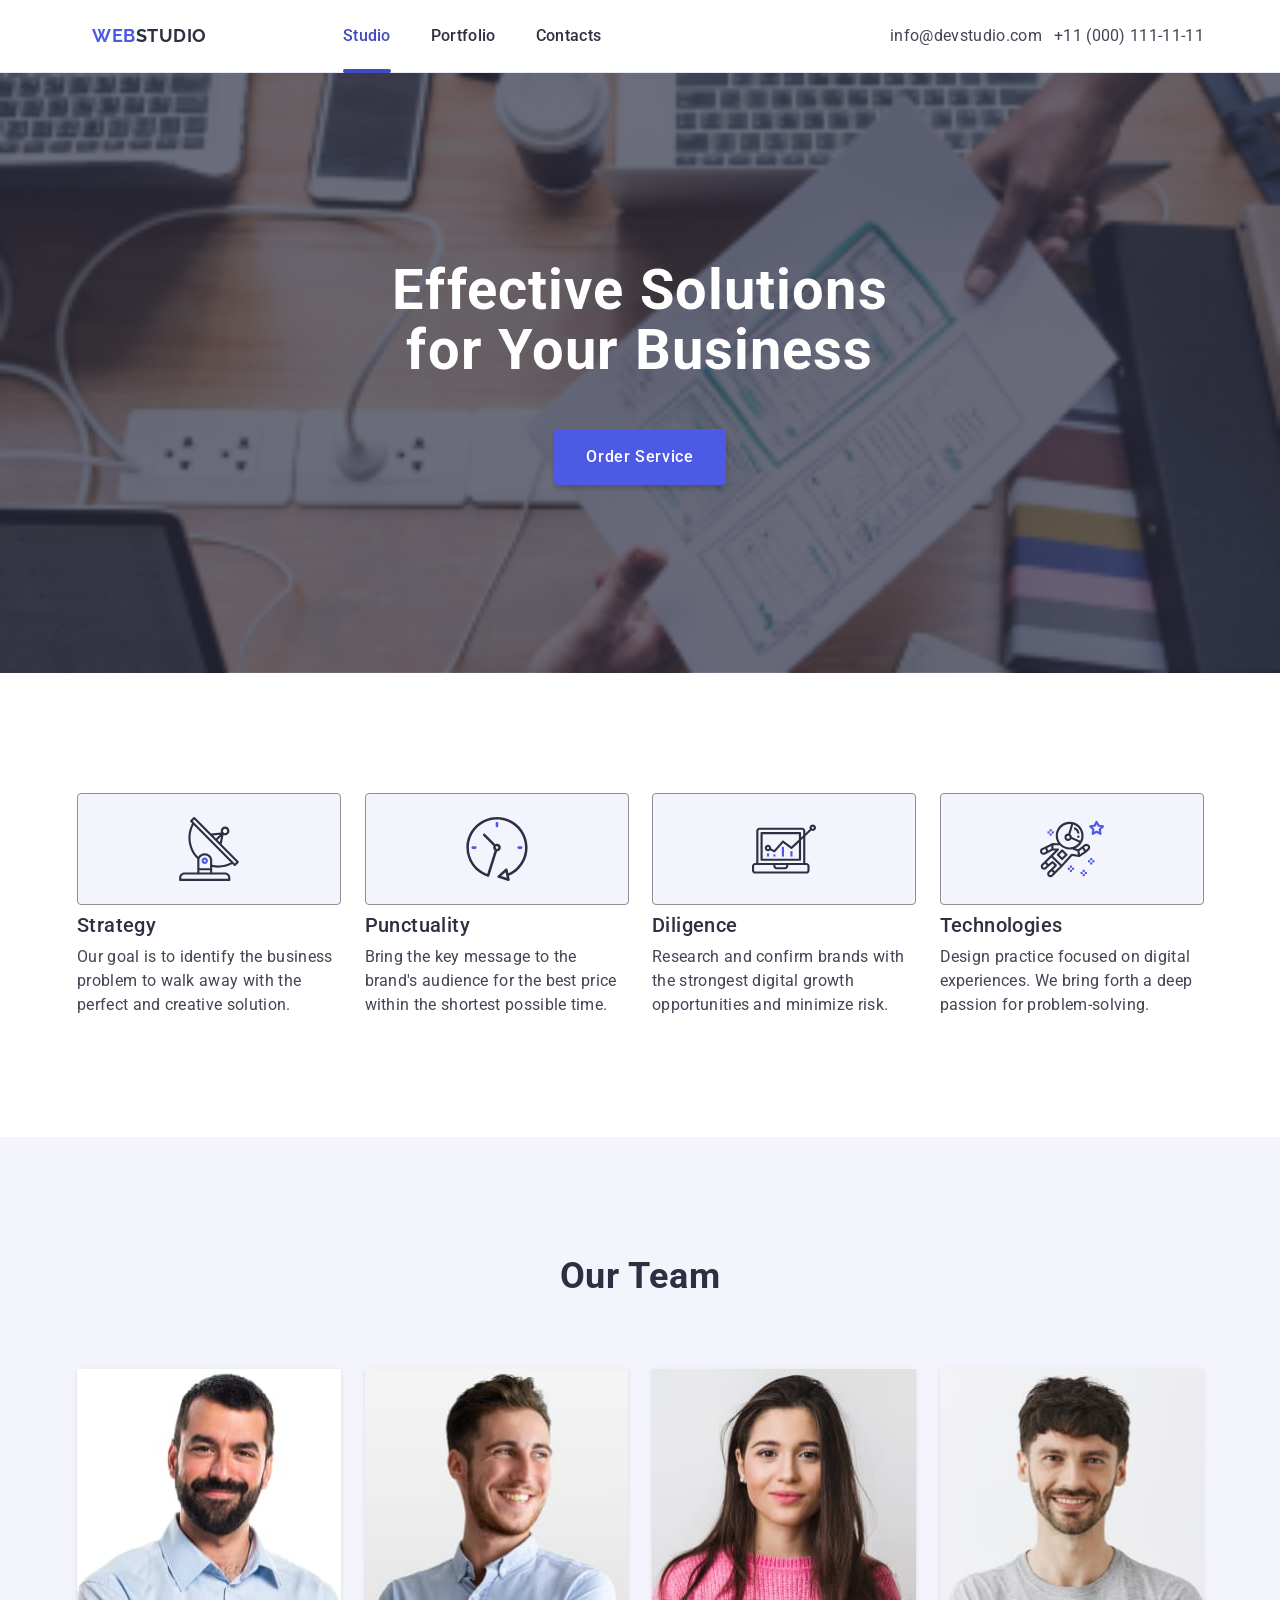
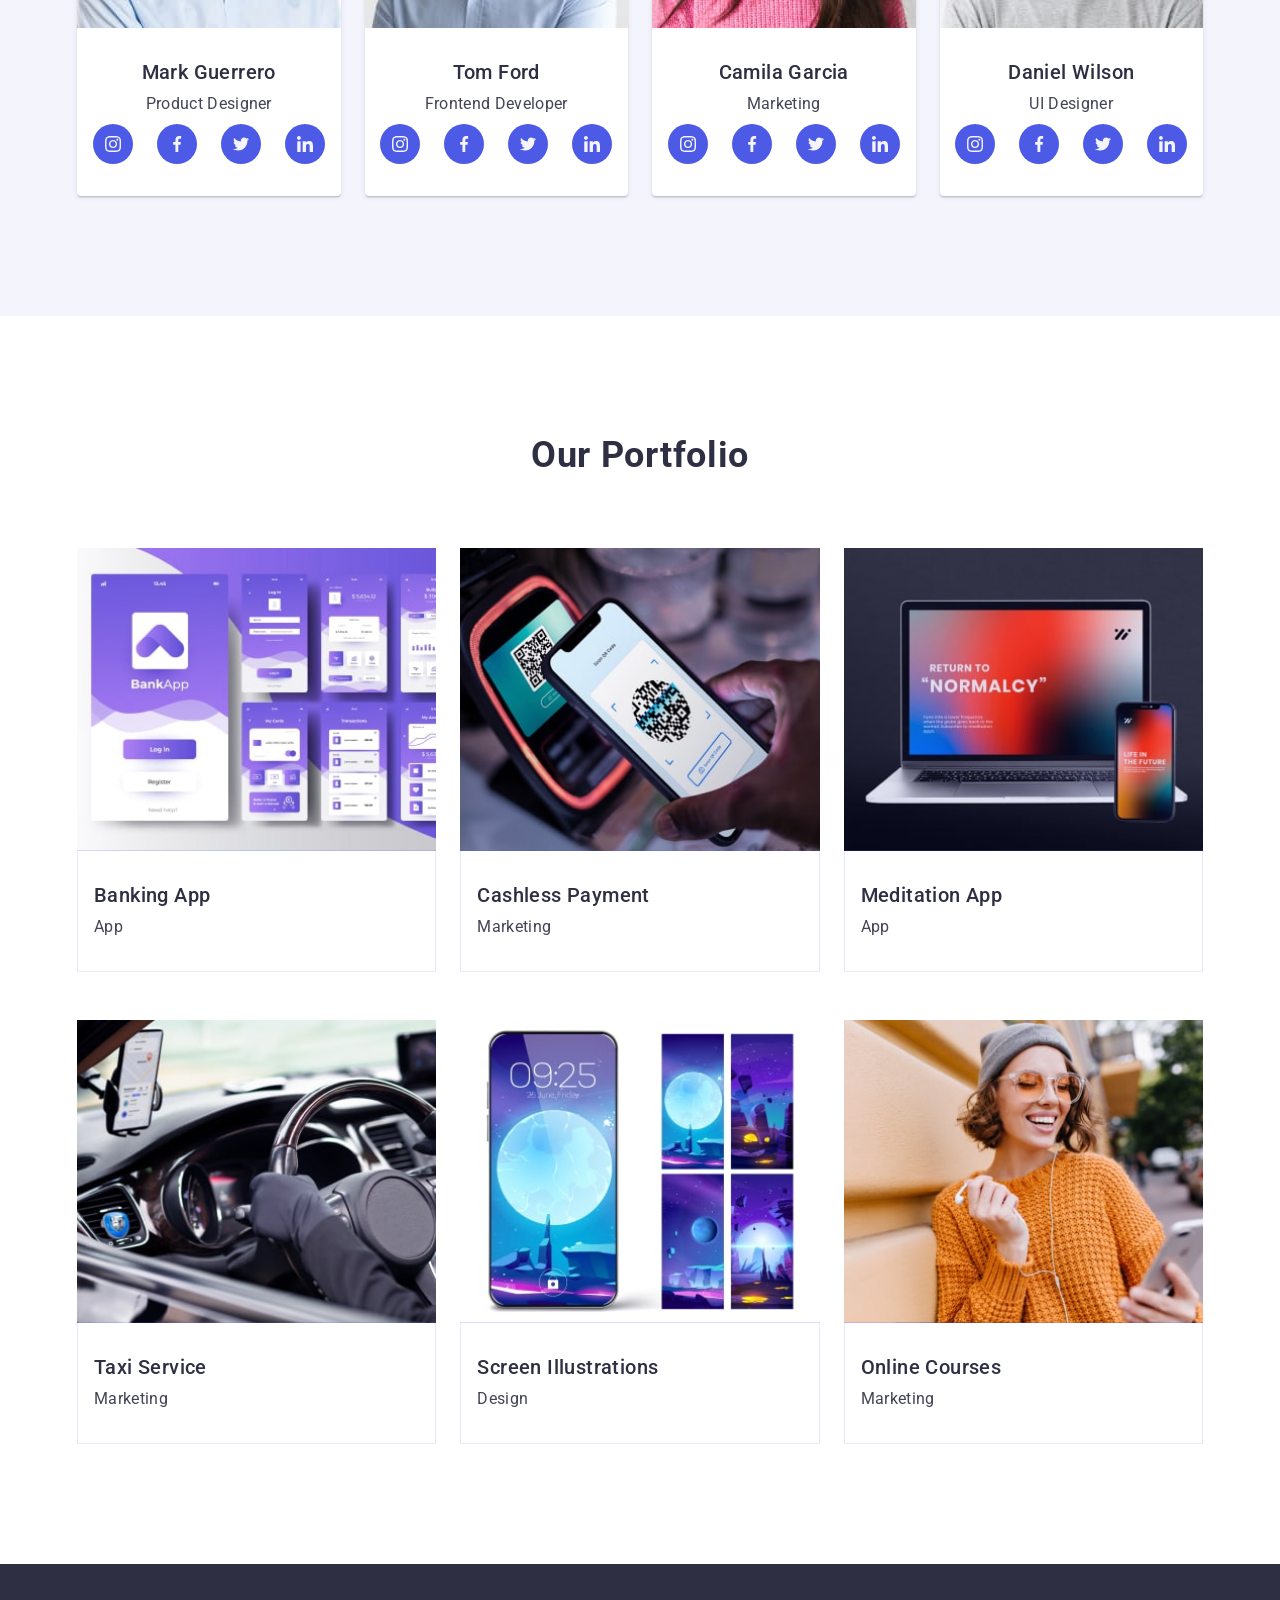
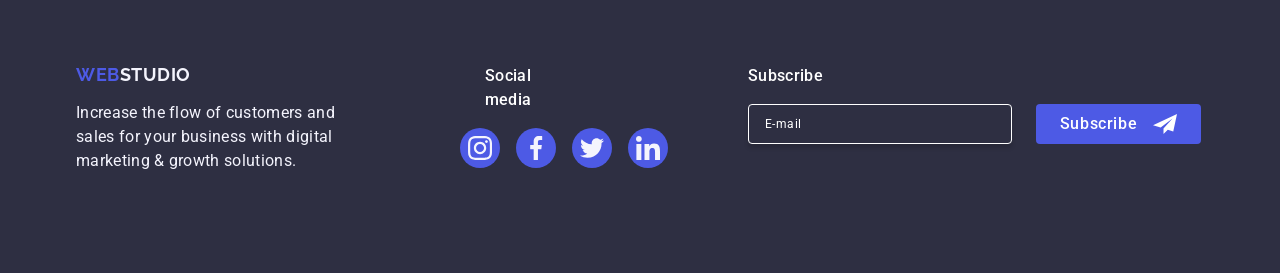
<file: index.html>
<!DOCTYPE html>
<html lang="en">

<head>
    <meta charset="UTF-8" />
    <meta name="viewport" content="width=device-width, initial-scale=1.0" />
    <title>WebStudio</title>
    <link rel="stylesheet" href="https://cdnjs.cloudflare.com/ajax/libs/modern-normalize/3.0.1/modern-normalize.min.css"
        integrity="sha512-q6WgHqiHlKyOqslT/lgBgodhd03Wp4BEqKeW6nNtlOY4quzyG3VoQKFrieaCeSnuVseNKRGpGeDU3qPmabCANg=="
        crossorigin="anonymous" referrerpolicy="no-referrer" />
    <link rel="preconnect" href="https://fonts.googleapis.com" />
    <link rel="preconnect" href="https://fonts.gstatic.com" crossorigin />
    <link href="https://fonts.googleapis.com/css2?family=Raleway:wght@700&family=Roboto:wght@400;500;700&display=swap"
        rel="stylesheet" />
    <link rel="stylesheet" href="./css/style.css" />
</head>

<body>
    <!-- Header -->

    <header class="page-header">
        <div class="container header-container">
            <nav class="header-nav">
                <a href="./index.html" class="logo header-logo">Web<span class="accent">Studio</span></a>
                <ul class="nav-list">
                    <li><a href="./index.html" class="menu-list current ">Studio</a></li>
                    <li><a href="" class="menu-list">Portfolio</a></li>
                    <li><a href="" class="menu-list">Contacts</a></li>
                </ul>
            </nav>
            <address class="address">
                <ul class="contacts-list">
                    <li><a href="mailto:info@devstudio.com"
                            class="contact-info contact-info-first">info@devstudio.com</a></li>
                    <li><a href="tel:+110001111111" class="contact-info contact-info-second">+11 (000) 111-11-11</a>
                    </li>
                </ul>
            </address>
            <button class="burger-menu-btn" data-menu-open>
                <svg class="burger-icon-svg" width="24" height="24">
                    <use href="./images/icons.svg#burger-menu"></use>
                </svg>
            </button>
        </div>

    </header>


    <main>
        <!-- Menu -->
        <div class="mob-menu hidden" data-menu>
            <div class="mob-container">
                <div>
                    <button type="button" data-menu-close class="menu-close">
                        <svg class="modal-close-icon" width="8" height="8">
                            <use href="./images/icons.svg#icon-close"></use>
                        </svg>
                    </button>
                    <ul class="mob-menu-list list">
                        <li class="mob-menu-item"><a href="./index.html" class="mob-menu-link link">Studio</a>
                        </li>
                        <li class="mob-menu-item"><a href="#" class="mob-menu-link link">Portfolio</a>
                        </li>
                        <li class="mob-menu-item mob-menu-color"><a href="#" class="mob-menu-link link">Contacts</a>
                        </li>
                    </ul>
                </div>
                <div>
                    <ul>
                        <!-- <a href="./contacts.html">google</a> -->
                        <li class="mob-menu-tel"><a href="#" class="mob-menu-link link"></a>+11 (000) 111-11-11</li>
                        <li class="mob-menu-email"><a href="#" class="mob-menu-link link"></a>info@devstudio.com</li>

                    </ul>
                    <ul class="mob-soc-list">
                        <li class="mob-soc-item"><a href="" class="mob-soc-link">
                                <svg class="mob-soc-icon" width="24px" height="24px">
                                    <use href="./images/icons.svg#icon-instagram"></use>
                                </svg>
                            </a></li>
                        <li class="mob-soc-item"><a href="" class="mob-soc-link">
                                <svg class="mob-soc-icon" width="24px" height="24px">
                                    <use href="./images/icons.svg#icon-twitter"></use>
                                </svg>
                            </a></li>
                        <li class="mob-soc-item"><a href="" class="mob-soc-link">
                                <svg class="mob-soc-icon" width="24px" height="24px">
                                    <use href="./images/icons.svg#icon-facebook"></use>
                                </svg>
                            </a></li>
                        <li class="mob-soc-item"><a href="" class="mob-soc-link">
                                <svg class="mob-soc-icon" width="24px" height="24px">
                                    <use href="./images/icons.svg#icon-linkedin"></use>
                                </svg>
                            </a></li>
                    </ul>
                </div>

            </div>

        </div>
        <!-- Hero -->

        <section class="hero">
            <div class="container">
                <h1 class="main-title">Effective Solutions for Your Business</h1>
                <button type="button" class="button" data-modal-open>Order Service</button>
                <!-- <img class="hero-img" alt="background-image" src="./images/people-office.jpg" /> -->
            </div>

        </section>

        <!-- Features -->

        <section class="features-section">
            <div class="container features-container">
                <h2 class="visually-hidden">Business solutions</h2>
                <ul class="features-list">
                    <li class="features-item">
                        <div class="icon-features">
                            <svg width="64" height="64">
                                <use href="./images/icons.svg#icon-antenna"></use>
                            </svg>
                        </div>
                        <h3 class="features-title">Strategy</h3>
                        <p class="features-text">Our goal is to identify the business problem to walk away with the
                            perfect
                            and
                            creative solution.
                        </p>
                    </li>
                    <li class="features-item">
                        <div class="icon-features">
                            <svg width="64" height="64">
                                <use href="./images/icons.svg#icon-clock"></use>
                            </svg>
                        </div>
                        <h3 class="features-title">Punctuality</h3>
                        <p class="features-text">Bring the key message to the brand's audience for the best price within
                            the
                            shortest possible
                            time.</p>
                    </li>
                    <li class="features-item">
                        <div class="icon-features">
                            <svg width="64" height="64">
                                <use href="./images/icons.svg#icon-diagram"></use>
                            </svg>
                        </div>
                        <h3 class="features-title">Diligence</h3>
                        <p class="features-text">Research and confirm brands with the strongest digital growth
                            opportunities
                            and minimize risk.
                        </p>
                    </li>
                    <li class="features-item">
                        <div class="icon-features">
                            <svg width="64" height="64">
                                <use href="./images/icons.svg#icon-astronaut"></use>
                            </svg>
                        </div>
                        <h3 class="features-title">Technologies</h3>
                        <p class="features-text">Design practice focused on digital experiences. We bring forth a deep
                            passion
                            for
                            problem-solving.</p>
                    </li>
                </ul>
            </div>

        </section>


        <!-- Team -->

        <section class="team-section">
            <div class="container team-containet">
                <h2 class="team-title">Our Team</h2>
                <ul class="team-list">
                    <li class="team-item">
                        <img srcset="./images/mark.jpg 1x,
                        ./images/mark@2x.jpg 2x " src="./images/mark.jpg" alt="Mark Guerrero" width="264"
                            height="260" />
                        <div class="team-description">
                            <h3 class="team-name">Mark Guerrero</h3>
                            <p class="team-name-desc">Product Designer</p>

                            <ul class="soc-list">
                                <li class="soc-item">
                                    <a href="" class="soc-link">
                                        <svg class="social-media-icon" width="16" height="16">
                                            <use href="./images/icons.svg#icon-instagram"></use>
                                        </svg>
                                    </a>
                                </li>
                                <li class="soc-item">
                                    <a href="" class="soc-link">
                                        <svg class="social-media-icon" width="16" height="16">
                                            <use href="./images/icons.svg#icon-facebook"></use>
                                        </svg>
                                    </a>
                                </li>
                                <li class="soc-item">
                                    <a href="" class="soc-link">
                                        <svg class="social-media-icon" width="16" height="16">
                                            <use href="./images/icons.svg#icon-twitter"></use>
                                        </svg>
                                    </a>
                                </li>
                                <li class="soc-item">
                                    <a href="" class="soc-link">
                                        <svg class="social-media-icon" width="16" height="16">
                                            <use href="./images/icons.svg#icon-linkedin"></use>
                                        </svg>
                                    </a>
                                </li>
                            </ul>


                        </div>

                    </li>
                    <li class="team-item">
                        <img srcset="./images/tom.jpg 1x,
                        ./images/tom@2x.jpg 2x " src="./images/tom.jpg" src="./images/img-2.jpg" alt="Tom Ford"
                            width="264" height="260" />
                        <div class="team-description">
                            <h3 class="team-name">Tom Ford</h3>
                            <p class="team-name-desc">Frontend Developer</p>
                            <ul class="soc-list">
                                <li class="soc-item">
                                    <a href="" class="soc-link">
                                        <svg class="social-media-icon" width="16px" height="16px">
                                            <use href="./images/icons.svg#icon-instagram"></use>
                                        </svg>
                                    </a>
                                </li>
                                <li class="soc-item">
                                    <a href="" class="soc-link">
                                        <svg class="social-media-icon" width="16px" height="16px">
                                            <use href="./images/icons.svg#icon-facebook"></use>
                                        </svg>
                                    </a>
                                </li>
                                <li class="soc-item">
                                    <a href="" class="soc-link">
                                        <svg class="social-media-icon" width="16px" height="16px">
                                            <use href="./images/icons.svg#icon-twitter"></use>
                                        </svg>
                                    </a>
                                </li>
                                <li class="soc-item">
                                    <a href="" class="soc-link">
                                        <svg class="social-media-icon" width="16px" height="16px">
                                            <use href="./images/icons.svg#icon-linkedin"></use>
                                        </svg>
                                    </a>
                                </li>
                            </ul>
                        </div>

                    </li>
                    <li class="team-item">
                        <img srcset="./images/camila.jpg 1x,
                        ./images/camila@2x.jpg 2x " src="./images/camila.jpg" src="./images/img-3.jpg"
                            alt="Camila Garcia" width="264" height="260" />
                        <div class="team-description">
                            <h3 class="team-name">Camila Garcia</h3>
                            <p class="team-name-desc">Marketing</p>
                            <ul class="soc-list">
                                <li class="soc-item">
                                    <a href="" class="soc-link">
                                        <svg class="social-media-icon" width="16px" height="16px">
                                            <use href="./images/icons.svg#icon-instagram"></use>
                                        </svg>
                                    </a>
                                </li>
                                <li class="soc-item">
                                    <a href="" class="soc-link">
                                        <svg class="social-media-icon" width="16px" height="16px">
                                            <use href="./images/icons.svg#icon-facebook"></use>
                                        </svg>
                                    </a>
                                </li>
                                <li class="soc-item">
                                    <a href="" class="soc-link">
                                        <svg class="social-media-icon" width="16px" height="16px">
                                            <use href="./images/icons.svg#icon-twitter"></use>
                                        </svg>
                                    </a>
                                </li>
                                <li class="soc-item">
                                    <a href="" class="soc-link">
                                        <svg class="social-media-icon" width="16px" height="16px">
                                            <use href="./images/icons.svg#icon-linkedin"></use>
                                        </svg>
                                    </a>
                                </li>
                            </ul>
                        </div>

                    </li>
                    <li class="team-item">
                        <img srcset="./images/daniel.jpg 1x,
                        ./images/daniel@2x.jpg 2x " src="./images/daniel.jpg" src="./images/img-4.jpg"
                            alt="Daniel Wilson" width="264" height="260" />
                        <div class="team-description">
                            <h3 class="team-name">Daniel Wilson</h3>
                            <p class="team-name-desc">UI Designer</p>
                            <ul class="soc-list">
                                <li class="soc-item">
                                    <a href="" class="soc-link">
                                        <svg class="social-media-icon" width="16px" height="16px">
                                            <use href="./images/icons.svg#icon-instagram"></use>
                                        </svg>
                                    </a>
                                </li>
                                <li class="soc-item">
                                    <a href="" class="soc-link">
                                        <svg class="social-media-icon" width="16px" height="16px">
                                            <use href="./images/icons.svg#icon-facebook"></use>
                                        </svg>
                                    </a>
                                </li>
                                <li class="soc-item">
                                    <a href="" class="soc-link">
                                        <svg class="social-media-icon" width="16px" height="16px">
                                            <use href="./images/icons.svg#icon-twitter"></use>
                                        </svg>
                                    </a>
                                </li>
                                <li class="soc-item">
                                    <a href="" class="soc-link">
                                        <svg class="social-media-icon" width="16px" height="16px">
                                            <use href="./images/icons.svg#icon-linkedin"></use>
                                        </svg>
                                    </a>
                                </li>
                            </ul>
                        </div>

                    </li>
                </ul>
            </div>

        </section>


        <!-- Portfolio -->

        <section class="portfolio">
            <div class="container portfolio-container">
                <h2 class="portfolio-title">Our Portfolio</h2>
                <ul class="portfolio-list">
                    <li class="portfolio-items">
                        <div class="tumb">
                            <img srcset="./images/banking-app-min.jpg 1x,
                        ./images/banking-app@2x-min.jpg 2x " src="./images/banking-app-min.jpg" alt="Bank App"
                                width="360" height="300" />
                            <p class="overlay">14 Stylish and User-Friendly App Design Concepts · Task Manager App ·
                                Calorie Tracker App · Exotic Fruit Ecommerce App ·
                                Cloud Storage App</p>

                        </div>
                        <div class="img-description">
                            <h3 class="portfolio-img-title">Banking App</h3>
                            <p class="portfolio-img-desc">App</p>
                        </div>

                    </li>
                    <li class="portfolio-items">
                        <div class="tumb">
                            <img srcset="./images/cashless-payment-min.jpg 1x,
                        ./images/cashless-payment@2x-min.jpg 2x " src="./images/cashless-payment-min.jpg"
                                alt="QR code and smartphone" width="360" height="300" />
                            <p class="overlay">14 Stylish and User-Friendly App Design Concepts · Task Manager App ·
                                Calorie Tracker App · Exotic Fruit Ecommerce App ·
                                Cloud Storage App</p>

                        </div>

                        <div class="img-description">
                            <h3 class="portfolio-img-title">Cashless Payment</h3>
                            <p class="portfolio-img-desc">Marketing</p>
                        </div>

                    </li>
                    <li class="portfolio-items">
                        <div class="tumb">
                            <img srcset="./images/meditaion-min.jpg 1x,
                        ./images/meditaion@2x-min.jpg 2x " src="./images/meditaion-min.jpg" alt="Meditation App"
                                width="360" height="300" />
                            <p class="overlay">14 Stylish and User-Friendly App Design Concepts · Task Manager App ·
                                Calorie Tracker App · Exotic Fruit Ecommerce App ·
                                Cloud Storage App</p>

                        </div>

                        <div class="img-description">
                            <h3 class="portfolio-img-title">Meditation App</h3>
                            <p class="portfolio-img-desc">App</p>
                        </div>

                    </li>
                    <li class="portfolio-items">
                        <div class="tumb">
                            <img srcset="./images/taxi-min.jpg 1x,
                        ./images/taxi@2x-min.jpg 2x " src="./images/taxi-min.jpg" alt="Taxi" width="360"
                                height="300" />
                            <p class="overlay">14 Stylish and User-Friendly App Design Concepts · Task Manager App ·
                                Calorie Tracker App · Exotic Fruit Ecommerce App ·
                                Cloud Storage App</p>

                        </div>

                        <div class="img-description">
                            <h3 class="portfolio-img-title">Taxi Service</h3>
                            <p class="portfolio-img-desc">Marketing</p>
                        </div>

                    </li>
                    <li class="portfolio-items">
                        <div class="tumb">
                            <img srcset="./images/screen-min.jpg 1x,
                        ./images/screen@2x-min.jpg 2x " src="./images/screen-min.jpg" alt="Screen Illustrations"
                                width="360" height="300" />
                            <p class="overlay">14 Stylish and User-Friendly App Design Concepts · Task Manager App ·
                                Calorie Tracker App · Exotic Fruit Ecommerce App ·
                                Cloud Storage App</p>

                        </div>

                        <div class="img-description">
                            <h3 class="portfolio-img-title">Screen Illustrations</h3>
                            <p class="portfolio-img-desc">Design</p>
                        </div>

                    </li>
                    <li class="portfolio-items">
                        <div class="tumb">
                            <img srcset="./images/online-courses-min.jpg 1x,
                        ./images/online-courses@2x-min.jpg 2x " src="./images/online-courses-min.jpg"
                                alt="Woman with phone" width="360" height="300" />
                            <p class="overlay">14 Stylish and User-Friendly App Design Concepts · Task Manager App ·
                                Calorie Tracker App · Exotic Fruit Ecommerce App ·
                                Cloud Storage App</p>

                        </div>

                        <div class="img-description">
                            <h3 class="portfolio-img-title">Online Courses</h3>
                            <p class="portfolio-img-desc">Marketing</p>
                        </div>

                    </li>
                </ul>
            </div>

        </section>

    </main>
    <!-- Footer -->

    <footer class="footer-bg-color">
        <div class="container second-footer-container">
            <div class="first-footer-container"><a href="./index.html" class="link-logo-footer">Web<span
                        class="footer-logo">Studio</span></a>
                <p class="footer-text">
                    Increase the flow of customers and sales for your business with digital marketing & growth
                    solutions.
                </p>
            </div>
            <div class="footer-social-media">
                <p class="footer-p">
                    Social media
                </p>
                <ul class="social-item">
                    <li class="social-li">
                        <a href="" class="social-link">
                            <svg class="soc-footer-svg" width="24" height="24">
                                <use href="./images/icons.svg#icon-instagram"></use>
                            </svg>
                        </a>
                    </li>
                    <li class="social-li">
                        <a href="" class="social-link">
                            <svg class="soc-footer-svg" width="24" height="24">
                                <use href="./images/icons.svg#icon-facebook"></use>
                            </svg>
                        </a>
                    </li>
                    <li class="social-li">
                        <a href="" class="social-link">
                            <svg class="soc-footer-svg" width="24" height="24">
                                <use href="./images/icons.svg#icon-twitter"></use>
                            </svg>
                        </a>
                    </li>
                    <li class="social-li">
                        <a href="" class="social-link">
                            <svg class="soc-footer-svg" width="24" height="24">
                                <use href="./images/icons.svg#icon-linkedin"></use>
                            </svg>
                        </a>
                    </li>
                </ul>
            </div>
            <div class="subscribe-container">
                <p class="paragraf-subscribe">Subscribe</p>
                <form class="form-subscribe">
                    <label class="form-label_subscribe">
                        <input class="input-subscribe" type="email" name="email-subscribe" placeholder="E-mail" />
                    </label>
                    <button class="btn-subscribe" type="submit">Subscribe
                        <svg class="svg-sb" width="24" height="24">
                            <use href="./images/icons.svg#icon-frame-sb"></use>
                        </svg>
                    </button>
                </form>
            </div>
        </div>




    </footer>


    <div class="backdrop" data-modal>
        <div class="modal">
            <button type="button" class="modal-button" data-modal-close>
                <svg class="modal-icon-close" width="8" height="8">
                    <use href="./images/icons.svg#icon-close"></use>
                </svg>
            </button>
            <p class="modal-text">Leave your contacts and we will call you back</p>
            <form class="form">
                <div class="modal-form-box">
                    <label class="form-label" for="user-name">Name</label>
                    <div class="field-container">
                        <input type="text" class="form-input" id="user-name" name="user-name" />
                        <svg width="18" height="24" class="input-icon">
                            <use href="./images/icons.svg#icon-frame"></use>
                        </svg>
                    </div>
                </div>
                <div class="modal-form-box">
                    <label class="form-label" for="user-phone">Phone</label>
                    <div class="field-container">
                        <input type="tel" class="form-input" id="user-phone" name="user-phone" />
                        <svg width="18" height="24" class="input-icon">
                            <use href="./images/icons.svg#icon-phone"></use>
                        </svg>
                    </div>
                </div>
                <div class="modal-form-box">
                    <label class="form-label" for="user-email">Email</label>
                    <div class="field-container">
                        <input type="email" class="form-input" id="user-email" name="user-email" />
                        <svg width="18" height="24" class="input-icon">
                            <use href="./images/icons.svg#icon-email"></use>
                        </svg>
                    </div>
                </div>
                <div class="modal-form-box modal-form-box-comment">
                    <label class="form-label" for="user-comment">Comment</label>
                    <textarea class="textarea" id="user-comment" name="user-comment"
                        placeholder="Text input"></textarea>
                </div>
                <div class="modal-form-agreement">
                    <input type="checkbox" class="checkbox visually-hidden" name="user-privacy" id="user-privacy"
                        value="true" />
                    <label class="model-form-agreement-field" for="user-privacy">
                        <span class="modal-form-agreement-chackbox">
                            <svg class="modal-form-agreement-icon" width="10" height="8">
                                <use href="./images/icons.svg#icon-property"></use>
                            </svg>
                        </span>
                        I accept the terms and conditions of the
                        <a class="modal-form-agreement-link" href="#" target="_blank" rel="noopener noreferrer">Privacy
                            Policy</a>

                    </label>
                </div>
                <button type="submit" class="modal-btn">Send</button>
            </form>
        </div>
    </div>


    <script src="./js/modal.js"></script>
    <script src="./js/menu.js"></script>
</body>

</html>
</file>
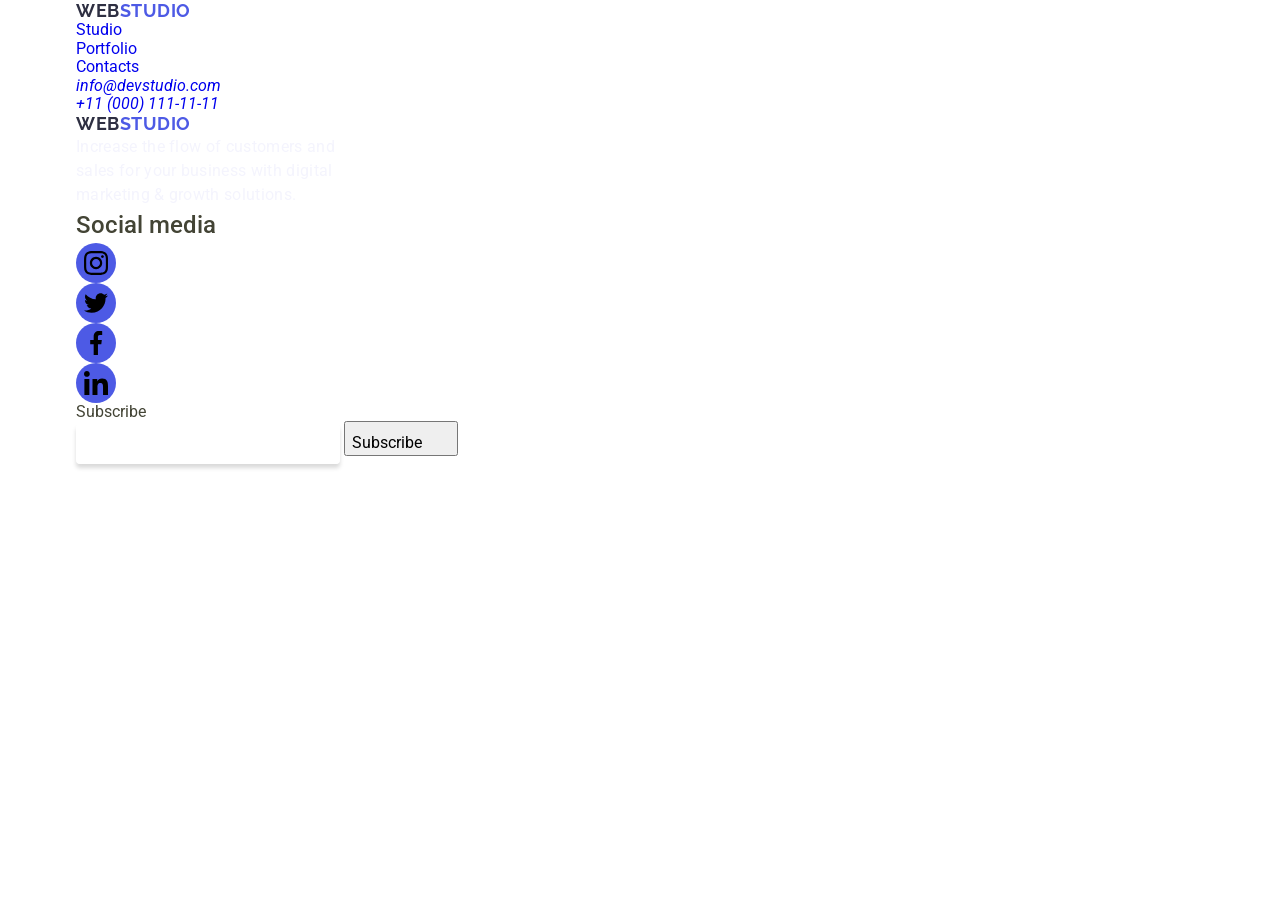
<file: contacts.html>
<!DOCTYPE html>
<html lang="en">

<head>
    <meta charset="UTF-8">
    <meta http-equiv="X-UA-Compatible" content="IE=edge">
    <meta name="viewport" content="width=device-width, initial-scale=1.0">

    <link rel="preconnect" href="https://fonts.googleapis.com">
    <link rel="preconnect" href="https://fonts.gstatic.com" crossorigin>
    <link
        href="https://fonts.googleapis.com/css2?family=Raleway:wght@800&family=Roboto:wght@400;500;700;900&display=swap"
        rel="stylesheet">

    <link rel="stylesheet" href="https://cdnjs.cloudflare.com/ajax/libs/modern-normalize/1.1.0/modern-normalize.min.css"
        integrity="sha512-wpPYUAdjBVSE4KJnH1VR1HeZfpl1ub8YT/NKx4PuQ5NmX2tKuGu6U/JRp5y+Y8XG2tV+wKQpNHVUX03MfMFn9Q=="
        crossorigin="anonymous" referrerpolicy="no-referrer" />

    <link rel="stylesheet" href="./css/style.css">

    <title>Document</title>
</head>

<body>
    <header class="header">

        <div class="container heder-container">
            <nav class="navigation-list">

                <a href="./index.html" class="logo logo-header"><span class="accent">Web</span>Studio</a>


                <ul class="header-list header-list-container">


                    <li><a href="./index.html" class="header-list-link">Studio</a></li>
                    <li><a href="./portfolio.html" class="header-list-link">Portfolio</a></li>
                    <li><a href="./contacts.html" class="header-list-link current">Contacts</a>
                    </li>

                </ul>

            </nav>
            <address>
                <ul class="address-list address-list-container">

                    <li>
                        <a class="address-tel" href="mailto:info@devstudio.com">info@devstudio.com</a>
                    </li>
                    <li>
                        <a class="address-tel" href="tel:+110001111111">+11 (000) 111-11-11</a>
                    </li>


                </ul>

            </address>

        </div>
    </header>


    <footer class="footer bg-color-footer">
        <!-- --------------------------------------- -->
        <div class="container flex-container">
            <div class="container-logo footer-logo-container">
                <a href="./index.html" class="logo logo-footer"><span class="accent">Web</span>Studio</a>
                <p class="footer-text">Increase the flow of customers and sales for your business with digital marketing
                    &#38;
                    growth solutions.
                </p>
            </div>

            <div class=" soc-media-container container-logo">
                <h3 class="soc-media">Social media</h3>
                <ul class="soc-list-footer">
                    <li class="soc-item">
                        <a href="" class="soc-link footer-soc-link">
                            <svg class="soc-icon footer-soc-icon" width="24" height="24">
                                <use href="./images/icons.svg#icon-instagram"></use>
                            </svg>
                        </a>
                    </li>
                    <li class="soc-item">
                        <a href="" class="soc-link footer-soc-link">
                            <svg class="soc-icon footer-soc-icon" width="24" height="24">
                                <use href="./images/icons.svg#icon-twitter"></use>
                            </svg>
                        </a>
                    </li>
                    <li class="soc-item">
                        <a href="" class="soc-link footer-soc-link">
                            <svg class="soc-icon footer-soc-icon" width="24" height="24">
                                <use href="./images/icons.svg#icon-facebook"></use>
                            </svg>
                        </a>
                    </li>
                    <li class="soc-item">
                        <a href="" class="soc-link footer-soc-link ">
                            <svg class="soc-icon footer-soc-icon" width="24" height="24">
                                <use href="./images/icons.svg#icon-linkedin"></use>
                            </svg>
                        </a>
                    </li>
                </ul>

            </div>
            <div class="subscribe-form">
                <p class="title-subscribe">Subscribe</p>
                <div class="forma-subscribe">
                    </class>

                    <input class="input-subscribe" type="email" placeholder="Email">
                    <button class="btn-style-subscribe" type="submit">
                        <span class="text-subscribe">Subscribe</span>
                        <svg class="" width="24" height="24">
                            <use href="./images/icons.svg#icon-plane"></use>
                        </svg>
                    </button>
                </div>
            </div>
        </div>
        <!-- ------------------------------------------- -->
    </footer>
    <div class="backdrop is-hidden" data-modal>
        <div class="modal">
            <button type="button" class="modal-close" data-modal-close>
                <svg class="modal-close-icon" width="8" height="8">
                    <use href="./images/icons.svg#icon-close-x"></use>
                </svg>
            </button>

        </div>
    </div>
    <script src="./js/modal.js"></script>
</body>

</html>
</file>
<file: css/style.css>
.hidden {
    display: none;
}

body {
    font-family: 'Roboto', sans-serif;
    color: #434435;
    background-color: #fff;
}

/* reset */

ul,
ol {
    list-style-type: none;
    margin: 0;
    padding: 0;
}

h1,
h2,
h3,
h4,
h5,
h6,
p {
    margin: 0;
}

a {
    text-decoration: none;
}

img {
    display: block;
    max-width: 100%;
    height: auto;
}

.visually-hidden {
    position: absolute;
    width: 1px;
    height: 1px;
    margin: -1px;
    border: 0;
    padding: 0;
    white-space: nowrap;
    clip-path: inset(100%);
    clip: rect(0, 0, 0, 0);
    overflow: hidden;

}

h1 {
    font-weight: 700;
    color: #fff;
}

h2 {
    color: #2e2f42;
    font-weight: 700;
    font-size: 36px;
    line-height: 1.11;
}

h3 {
    font-weight: 500;
    font-size: 24px;
    line-height: 1.5;

}

/* common */
.container {
    max-width: 320px;
    padding: 0 16px;
    margin: 0 auto;
}

@media screen and (min-width: 768px) {
    .container {
        max-width: 768px;
    }
}

@media screen and (min-width: 1158px) {
    .container {
        max-width: 1158px;
        padding: 0 15px;
    }
}

/* header */
.nav-list {
    display: none;
}

.address {
    display: none;
}

.logo {
    font-family: 'Raleway', sans-serif;
    font-weight: 700;
    font-size: 18px;
    line-height: 1.17;
    letter-spacing: 0.03em;
    text-transform: uppercase;
    color: #4d5ae5;
}

.burger-menu-btn {
    border: none;
    background-color: transparent;
}

.header-logo {
    display: block;
    padding: 16px
}

.header-container {
    display: flex;
    justify-content: space-between;
}

.accent {
    color: #2e2f42;
}

.page-header {
    border-bottom: 1px solid #E7E9FC;
    box-shadow: 0 2px 1px 0 rgba(46, 47, 66, 0.08), 0 1px 1px 0 rgba(46, 47, 66, 0.16), 0 1px 6px 0 rgba(46, 47, 66, 0.08);
}

@media screen and (min-width: 768px) {
    .burger-menu-btn {
        display: none;
    }

    .nav-list {
        display: flex;
        align-items: center;
        gap: 40px;
        margin-left: 120px;
    }



    .menu-list {
        color: #2e2f42;
        font-weight: 500;
        letter-spacing: 0.02em;
        line-height: 1.5;
        display: block;
        padding: 24px 0;
        transition: color 250ms cubic-bezier(0.4, 0, 0.2, 1);
    }

    .menu-list.current {
        position: relative;

    }

    .menu-list.current::after {
        content: '';
        position: absolute;
        left: 0;
        bottom: -1px;
        width: 100%;
        height: 4px;
        background-color: #404BBF;
        border-radius: 2px;

    }

    .menu-list:hover,
    .menu-list:focus,
    .menu-list.current {
        color: #404bbf;
    }

    .header-nav {
        display: flex;
        align-items: center;
    }


    .address {
        display: inline;
        font-style: normal;
        margin-left: auto;

    }

    .contact-info {
        font-size: 12px;
        font-weight: 400;
        line-height: 1.5;
        letter-spacing: 0.02em;
        color: #434455;
        display: block;

        transition: color 250ms cubic-bezier(0.4, 0, 0.2, 1);
    }

    .contacts-list {
        padding: 12px 0;
        display: flex;
        flex-direction: column;
        gap: 12px;
        align-items: center;
        justify-content: center;



    }


    .contact-info:hover,
    .contact-info:focus {
        color: #404bbf;
    }

}

@media screen and (min-width: 1158px) {
    .contacts-list {
        display: flex;
        flex-direction: row;
        padding: 0;
    }

    .contact-info-first {
        margin-bottom: 0;
    }

    .contact-info {
        font-size: 16px;
    }

    .address {
        padding: 24px 0;
    }



}

/* Hero */
.hero {
    background-color: #2e2f42;
    background-image: linear-gradient(rgba(46, 47, 66, 0.7),
            rgba(46, 47, 66, 0.7)),
        image-set(url('../images/Dark-mob-bg.jpg') 1x,
            url('../images/Dark-mob-bg@2x.jpg') 2x);
    background-repeat: no-repeat;
    background-position: center;
    background-size: cover;
    max-width: 1440px;
    margin-left: auto;
    margin-right: auto;
    padding: 72px 0 72px;

}

.main-title {
    font-size: 36px;
    font-weight: 700;
    line-height: 1.07;
    text-align: center;
    letter-spacing: 0.02em;
    font-style: normal;
    max-width: 216px;
    margin: 0 auto;
}

.button {
    background-color: #4d5ae5;
    color: #ffffff;
    font-size: 16px;
    font-weight: 500;
    line-height: 1.5;
    letter-spacing: 0.04em;
    cursor: pointer;
    display: block;
    padding: 16px 32px;
    margin: 72px auto 0px auto;
    border: 0px;
    border-radius: 4px;
    box-shadow: 0px 4px 4px 0px rgba(0, 0, 0, 0.15);
    min-width: 169px;
    transition: background-color 250ms cubic-bezier(0.4, 0, 0.2, 1);

}

.button:hover,
.button:focus {
    background-color: #404BBF;
}

.features-container {
    padding: 96px 16px;
}

@media screen and (min-width: 768px) and (min-resolution: 2dppx) {
    .hero {
        background-image: linear-gradient(rgba(46, 47, 66, 0.7),
                rgba(46, 47, 66, 0.7)),
            image-set(url('../images/Dark-tab-bg.jpg') 1x,
                url('../images/Dark-tab-bg@2x.jpg') 2x);
    }
}

@media screen and (min-width: 768px) {
    .button {
        margin: 36px auto auto;
    }

    .main-title {
        font-size: 56px;
        max-width: 496px;
    }

    .hero {
        padding: 112px 0 112px;
    }
}

@media screen and (min-width: 1158px) and (min-resolution: 2dppx) {
    .hero {
        background-image: linear-gradient(rgba(46, 47, 66, 0.7),
                rgba(46, 47, 66, 0.7)),
            image-set(url('../images/people-lep-office.jpg') 1x,
                url('../images/people-lep-office@2x.jpg') 2x);
    }
}

@media screen and (min-width: 1158px) {
    .button {
        margin: 48px auto auto;
    }

    .hero {

        padding: 188px 0 188px;
    }

}

/* Feateres */
.features-container {
    padding: 96px 16px;
}

.icon-features {
    display: none;
}

.features-title {
    font-weight: 700;
    font-size: 36px;
    line-height: 1.2;
    letter-spacing: 0.02em;
    color: #2e2f42;
    margin-bottom: 8px;
    text-align: center;

}

.features-text {
    font-size: 16px;
    line-height: 1.5;
    letter-spacing: 0.02em;
    color: #434455;
    font-style: normal;
    font-weight: 500;

}

.features-list {
    display: flex;
    flex-direction: column;
    row-gap: 72px;
}

@media screen and (min-width: 768px) {
    .features-title {
        text-align: left;
        max-width: 264px;

    }

    .features-text {
        font-weight: 500;
        max-width: 356px;

    }

    .features-list {
        flex-direction: row;
        flex-wrap: wrap;
        column-gap: 24px;
        row-gap: 72px;




    }

    .features-item {
        flex: 1 1 calc(50% - 24px);
        /* по 2 в рядок */
    }


}

@media screen and (min-width: 1156px) {
    .features-item {
        flex: 1 1 calc(25% - 24px);
        /* 4 в рядок */
    }

    .features-container {
        padding: 120px 16px;
    }

    .features-title {
        font-weight: 500;
        font-size: 20px;
        line-height: 1.2;
        letter-spacing: 0.02em;
        color: #2e2f42;
        margin-bottom: 8px;
        text-align: left;

    }

    .features-text {
        font-weight: 400;


    }

    .features-item {
        width: calc((100% - 72px) / 4);
    }

    .icon-features {
        background-color: #f4f4fd;
        width: 264px;
        height: 112px;
        border: 1px solid #8E8F99;
        border-radius: 4px;
        display: flex;
        align-items: center;
        justify-content: center;
        margin-bottom: 8px;
    }
}

/* Team */
.team-containet {
    padding: 96px 16px;
}

.team-section {
    background-color: #f4f4fd;
}

.team-title {
    font-size: 36px;
    line-height: 1.11;
    text-align: center;
    letter-spacing: 0.02em;
    text-transform: capitalize;
    color: #2e2f42;
    margin-bottom: 72px;
}

.team-list {
    display: flex;
    flex-direction: column;
    justify-content: center;
    align-items: center;
    gap: 72px;

}

.team-item {
    background-color: #ffffff;
    border-radius: 0px 0px 4px 4px;
    box-shadow: 0 1px 6px 0 rgba(46, 47, 66, 0.08),
        0 1px 1px 0 rgba(46, 47, 66, 0.16),
        0 2px 1px 0 rgba(46, 47, 66, 0.08);

}

.team-name {
    font-weight: 500;
    font-size: 20px;
    line-height: 1.2;
    letter-spacing: 0.02em;
    color: #2e2f42;
    margin-bottom: 8px;
}

.team-name-desc {
    font-size: 16px;
    line-height: 1.5;
    letter-spacing: 0.02em;
    color: #434455;
    text-align: center;
    margin-bottom: 8px;
}

.team-description {
    padding: 32px 0px 32px;
    text-align: center;
}


.soc-list {
    display: flex;
    justify-content: center;
    gap: 24px;
}

.soc-item {
    width: 40px;
    height: 40px;

}

.soc-link {
    height: 100%;
    display: flex;
    justify-content: center;
    align-items: center;
    border-radius: 50%;
    background-color: #4D5AE5;
    transition: background-color 250ms cubic-bezier(0.4, 0, 0.2, 1);
}

.social-media-icon {
    fill: #f4f4fd;
}

.soc-link:hover,
.soc-link:focus {
    background-color: #404bbf;
}

@media screen and (min-width: 768px) {
    .team-list {
        display: flex;
        flex-direction: row;
        flex-wrap: wrap;
        justify-content: center;
        align-items: center;
        column-gap: 24px;
        row-gap: 64px;

    }

}

@media screen and (min-width: 1158px) {
    .team-containet {
        padding: 120px 16px;
    }

    .team-list {
        flex-wrap: nowrap;
    }
}

/* Portfolio */

.portfolio-container {
    padding: 96px 16px;
}

.portfolio-title {
    font-size: 36px;
    line-height: 1.11;
    text-align: center;
    letter-spacing: 0.02em;
    text-transform: capitalize;
    color: #2e2f42;
    margin-bottom: 72px;
}

.portfolio-img-title {
    font-weight: 500;
    font-size: 20px;
    line-height: 1.2;
    letter-spacing: 0.02em;
    color: #2e2f42;
    margin-bottom: 8px;
}

.portfolio-img-desc {
    font-size: 16px;
    line-height: 1.5;
    letter-spacing: 0.02em;
    color: #434455;
    transition: transform 250ms cubic-bezier(0.4, 0, 0.2, 1);

}

.portfolio-list {
    display: flex;
    flex-wrap: wrap;
    row-gap: 48px;
}

.img-description {
    padding: 32px 16px;
    border-right: 1px solid #E7E9FC;
    border-bottom: 1px solid #E7E9FC;
    border-left: 1px solid #E7E9FC;
}

.tumb {
    position: relative;
    overflow: hidden;

}

.overlay {
    position: absolute;
    top: 0;
    left: 0;
    width: 100%;
    height: 100%;
    font-weight: 400;
    font-size: 16px;
    line-height: 24px;
    letter-spacing: 0.02em;
    color: #f4f4fd;
    padding: 40px 32px;
    background-color: #4d5ae5;
    transform: translateY(100%);
    transition: transform 250ms cubic-bezier(0.4, 0, 0.2, 1);
}

.portfolio-items {
    cursor: pointer;
    transition: box-shadow 250ms cubic-bezier(0.4, 0, 0.2, 1);

}

.portfolio-items:hover {
    box-shadow: 0 1px 6px 0 rgba(46, 47, 66, 0.08),
        0 1px 1px 0 rgba(46, 47, 66, 0.16),
        0 2px 1px 0 rgba(46, 47, 66, 0.08);
    transform: translateY(0%);
}

.portfolio-items:hover .overlay {
    transform: translateY(0%);

}

@media screen and (min-width: 768px) {
    .portfolio-list {
        row-gap: 72px;
        column-gap: 24px;
    }

    .portfolio-list>* {

        flex: 1 1 calc((100% - 24px) / 2);
        justify-content: center;
        align-items: center;

    }

}

@media screen and (min-width: 1158px) {
    .portfolio-list {
        row-gap: 48px;
    }

    .portfolio-list>* {
        flex: 1 1 calc((100% - 48px) / 3);
        row-gap: 48px;
    }

    .portfolio-container {
        padding: 120px 16px;
    }
}

/* Footer */
.footer-bg-color {
    background-color: #2e2f42;
    padding: 96px 0px 96px;
}

.link-logo-footer {
    font-family: "Raleway", sans-serif;
    font-weight: 700;
    font-size: 18px;
    line-height: 1.17;
    letter-spacing: 0.03em;
    text-transform: uppercase;
    color: #4d5ae5;
    display: inline-block;
    margin-bottom: 16px;
}

.first-footer-container {
    text-align: center;
    align-items: baseline;
    margin-bottom: 72px;
}

.footer-logo {
    color: #f4f4fd;

}


.footer-text {
    letter-spacing: 0.02em;
    line-height: 1.5;
    color: #f4f4fd;
    text-align: left;
    width: 288px;
}


.visually-hidden {
    position: absolute;
    width: 1px;
    height: 1px;
    margin: -1px;
    border: 0;
    padding: 0;
    white-space: nowrap;
    clip-path: inset(100%);
    clip: rect(0, 0, 0, 0);
    overflow: hidden;

}

.footer-p {
    color: #fff;
    font-size: 16px;
    font-style: normal;
    font-weight: 500;
    line-height: 24px;
    letter-spacing: 0.32px;
    margin-bottom: 16px;
    text-align: center;
}


.social-item {
    display: flex;
    gap: 16px;
    justify-content: center;
}

.social-li {
    width: 40px;
    height: 40px;
}

.social-link {
    height: 100%;
    display: flex;
    justify-content: center;
    align-items: center;
    border-radius: 50%;
    background-color: #4D5AE5;
    transition: background-color 250ms cubic-bezier(0.4, 0, 0.2, 1);
}

.social-link:hover,
.social-link:focus {
    background-color: #31d0aa;
}

.soc-footer-svg {
    fill: #f4f4fd;
}

.footer-social-media {
    margin-bottom: 72px;
}

/* Subscribe */
.paragraf-subscribe {
    margin-bottom: 16px;
    font-weight: 500;
    font-size: 16px;
    line-height: 1.5;
    letter-spacing: 0.02em;
    color: #fff;
    text-align: center;
}


.input-subscribe {
    width: 288px;
    height: 40px;
    border: 1px solid #fff;
    background-color: transparent;
    font-size: 12px;
    line-height: 2;
    letter-spacing: 0.04em;
    padding-left: 16px;
    box-shadow: 0px 4px 4px rgba(0, 0, 0, 0.15);
    border-radius: 4px;
    color: #fff;
}

input::placeholder {
    color: #fff;
}

.btn-subscribe {
    min-width: 165px;
    height: 40px;
    display: flex;
    justify-content: center;
    align-items: center;
    font-family: "Roboto",
        sans-serif;
    font-size: 16px;
    font-weight: 500;
    line-height: 1.5;
    letter-spacing: 0.04em;
    color: #fff;
    cursor: pointer;
    background-color: #4D5AE5;
    border: none;
    border-radius: 4px;
    margin-left: auto;
    margin-right: auto;
}

.svg-sb {
    fill: #fff;
    margin-left: 16px;
}



.form-label_subscribe {
    display: flex;
    margin-bottom: 16px;
}


@media screen and (min-width: 768px) {
    .second-footer-container {
        display: flex;
        flex-wrap: wrap;
        align-items: baseline;
        width: 580px;
    }

    .form-subscribe {
        display: flex;
        gap: 24px;
    }


    .first-footer-container {
        margin-right: 24px;
        align-items: baseline;
        text-align: left;
    }

    .footer-social-media {
        margin-bottom: 0;
    }

    .footer-text {
        letter-spacing: 0.02em;
        line-height: 1.5;
        color: #f4f4fd;
        width: 264px;
    }

    .footer-p {
        width: 96px;
        color: #fff;
        font-size: 16px;
        font-style: normal;
        font-weight: 500;
        line-height: 24px;
        letter-spacing: 0.32px;
        margin-bottom: 16px;
    }

    .social-item {
        display: flex;
        gap: 16px;
    }

    /* Subscribe */

    .paragraf-subscribe {
        margin-bottom: 16px;
        font-weight: 500;
        font-size: 16px;
        line-height: 1.5;
        letter-spacing: 0.02em;
        color: #fff;
        text-align: left;
    }

    .input-subscribe {
        width: 264px;
        height: 40px;
        border: 1px solid #fff;
        background-color: transparent;
        font-size: 12px;
        line-height: 2;
        letter-spacing: 0.04em;
        padding-left: 16px;
        box-shadow: 0px 4px 4px rgba(0, 0, 0, 0.15);
        border-radius: 4px;
        color: #fff;
    }

    .btn-subscribe {
        min-width: 165px;
        height: 40px;
        display: flex;
        justify-content: center;
        align-items: center;
        font-family: "Roboto",
            sans-serif;
        font-size: 16px;
        font-weight: 500;
        line-height: 1.5;
        letter-spacing: 0.04em;
        color: #fff;
        cursor: pointer;
        background-color: #4D5AE5;
        border: none;
        border-radius: 4px;
    }

    .form-label_subscribe {
        display: flex;

    }

}

@media screen and (min-width: 1158px) {
    .second-footer-container {
        flex-wrap: nowrap;
        width: 100%;
    }

    .footer-bg-color {
        padding: 100px 0px 100px;

    }

    .footer-social-media {
        margin-right: 80px;
    }

    .first-footer-container {
        margin-right: 120px;
        margin-bottom: 0;
    }
}


/* menu */
ul,
li {
    list-style-type: none;
}

.mob-menu>.mob-container {
    height: 100%;
    display: flex;
    flex-direction: column;
    justify-content: space-between;
    overflow: auto;
}

.mob-container {
    padding: 24px 16px 40px 16px;
    max-width: 320px;
    background-color: #ecedf4;
}

.mob-menu {
    position: fixed;
    top: 0;
    width: 100%;
    height: 100%;
    background-color: #ffffff;
    z-index: 1;

}

.menu-close {
    display: block;
    margin-left: auto;
    margin-bottom: 16px;
}


.mob-menu-item {
    margin-bottom: 40px;
    font-weight: 700;
    font-size: 36px;
    line-height: calc(40/36);
    letter-spacing: 0.02em;
    color: #2E2F42;
}

.mob-menu-link {
    color: #2E2F42;
}

.mob-menu-link:focus {
    color: #404BBF;
}

.mob-menu-tel {
    font-weight: 500;
    font-size: 20px;
    line-height: calc(40/36);
    color: #4D5AE5;
    margin-bottom: 40px;
}

.mob-menu-email {
    font-weight: 500;
    font-size: 20px;
    line-height: calc(24/20);
    letter-spacing: 0.02em;
    color: #434455;
    margin-bottom: 48px;
}


.mob-soc-list {
    display: flex;
    justify-content: space-between;
    gap: 40px;

}

.mob-soc-icon {
    fill: #F4F4FD;
}

.mob-soc-link {
    display: flex;
    justify-content: center;
    align-items: center;
    background: #4D5AE5;
    width: 40px;
    height: 40px;
    border-radius: 50%;
}

.menu-close {
    width: 24px;
    height: 24px;
    border-radius: 50%;
    background: #E7E9FC;
    border: 1px solid rgba(0, 0, 0, 0.1);
    display: flex;
    align-items: center;
    justify-content: center;
    margin-left: auto;
    margin-bottom: 24px;
    transition-duration: 250ms;
    transition-timing-function: cubic-bezier(0.4, 0, 0.2, 1);

}

.menu-close:is(:hover, :focus) {
    border: #404BBF;
    background-color: #404BBF;
    fill: #ffffff
}

.mob-menu-color {
    color: #404BBF;
}

.is-open {
    opacity: 0;
    visibility: hidden;
    pointer-events: none;
}

.no-scroll {
    overflow: hidden;
    height: 100hv;

}


/* Backdrop */
.backdrop {
    position: fixed;
    top: 0;
    left: 0;

    width: 100%;
    height: 100%;

    background-color: rgba(46, 47, 66, 0.40);

    opacity: 0;
    visibility: hidden;
    pointer-events: none;

    transition: opacity 250ms cubic-bezier(0.4, 0, 0.2, 1),
        visibility 250ms cubic-bezier(0.4, 0, 0.2, 1);
}

.backdrop.is-open {
    opacity: 1;
    visibility: visible;
    pointer-events: auto;
}

.modal {
    position: absolute;
    top: 50%;
    left: 50%;

    width: 408px;
    min-height: 584px;
    border-radius: 4px;

    transform: translate(-50%, -50%);
    background-color: #fcfcfc;
    box-shadow: 0 2px 1px 0 rgba(0, 0, 0, 0.20),
        0 1px 3px 0 rgba(0, 0, 0, 0.12),
        0 1px 1px 0 rgba(0, 0, 0, 0.14);
    transition: transform 250ms cubic-bezier(0.4, 0, 0.2, 1);
    padding: 72px 24px 24px 24px;
}

.backdrop:not(.is-open) .modal {
    transform: translate(-50%, -100%);
}

.modal-button {
    position: absolute;
    top: 24px;
    right: 24px;
    padding: 8px 8px;
    width: 24px;
    height: 24px;
    border-radius: 50%;
    border: 1px solid rgba(0, 0, 0, 0.1);
    display: flex;
    align-items: center;
    justify-content: center;
    background-color: #e7e9fc;
    padding: 0;
    cursor: pointer;
    transition: background-color 250ms cubic-bezier(0.4, 0, 0.2, 1),
        border 250ms cubic-bezier(0.4, 0, 0.2, 1);

}

.modal-icon-close {
    display: block;
    transition: fill 250ms cubic-bezier(0.4, 0, 0.2, 1);
}

.modal-text {
    color: #2E2F42;
    text-align: center;
    font-family: Roboto;
    font-size: 16px;
    font-style: normal;
    font-weight: 500;
    line-height: 24px;
    letter-spacing: 0.32px;
    margin-bottom: 16px;
}

.modal-button:hover,
.modal-button:focus {
    border: none;
    background-color: #404bbf;
    fill: #fff;
}

.form-input {
    display: block;
    width: 100%;
    height: 40px;
    border-radius: 4px;
    border: 1px solid rgba(46, 47, 66, 0.40);
    padding-left: 38px;
    margin-top: 4px;
    background-color: transparent;
    outline: transparent;
    transition: border-color 250ms cubic-bezier(0.4, 0, 0.2, 1);

}

.form-input:focus {
    border: 1px solid #4D5AE5;
}

.form-input:focus+.input-icon {
    fill: #4D5AE5;
}

.field-container {
    position: relative;
}

.input-icon {
    position: absolute;
    top: 50%;
    left: 16px;
    transform: translateY(-50%);
    transition: fill 250ms cubic-bezier(0.4, 0, 0.2, 1);

}

.textarea {
    width: 100%;
    height: 120px;
    font-size: 12px;
    line-height: 1.17;
    letter-spacing: 0.04em;
    color: rgba(46, 47, 66, 0.4);
    border: 1px solid rgba(46, 47, 66, 0.4);
    border-radius: 4px;
    background-color: transparent;
    padding: 8px 16px;
    outline: transparent;
    resize: none;
    transition: border-color 250ms cubic-bezier(0.4, 0, 0.2, 1);

}

textarea:focus {
    border-color: #4D5AE5;
}

.modal-form-box {
    margin-bottom: 8px;
}

.modal-form-box-comment {
    margin-bottom: 16px;
}

.modal-form-agreement-chackbox {
    display: inline-flex;
    width: 16px;
    height: 16px;
    border-radius: 2px;
    border: 1px solid rgba(46, 47, 66, 0.4);
    margin-right: 8px;
    align-items: center;
    justify-content: center;
    transition: background-color 250ms cubic-bezier(0.4, 0, 0.2, 1),
        border 250ms cubic-bezier(0.4, 0, 0.2, 1),
        fill 250ms cubic-bezier(0.4, 0, 0.2, 1);
    fill: transparent;
}

.model-form-agreement-field {
    font-size: 12px;
    line-height: 1.17;
    letter-spacing: 0.04em;
    color: #8e8f99;
    z-index: 5;

}

.checkbox {
    font-size: 12px;
    line-height: 1.17;
    letter-spacing: 0.04em;
    color: #8e8f99;
}

.checkbox:checked+.model-form-agreement-field>.modal-form-agreement-chackbox {
    border: none;
    background-color: #404bbf;
    fill: #F4F4FD;

}


.modal-btn {
    display: block;
    background-color: #4D5AE5;
    color: #fff;
    min-width: 169px;
    height: 56px;
    font-weight: 500;
    line-height: 24px;
    letter-spacing: 0.64px;
    border-radius: 4px;
    box-shadow: 0 2px 1px 0 rgba(0, 0, 0, 0.20),
        0 1px 3px 0 rgba(0, 0, 0, 0.12),
        0 1px 1px 0 rgba(0, 0, 0, 0.14);
    border: none;
    margin-left: auto;
    margin-right: auto;
    margin-top: 24px;
    margin-bottom: 24px;
    cursor: pointer;
    transition: background-color 250ms cubic-bezier(0.4, 0, 0.2, 1);


}

.modal-form-agreement-icon {
    transition: fill 250ms cubic-bezier(0.4, 0, 0.2, 1);


}

.form-label {
    font-size: 12px;
    line-height: 1.17;
    letter-spacing: 0.04em;
    color: #8e8f99;
    display: block;
    margin-bottom: 4px;
}

.modal-form-agreement {
    margin-bottom: 24px;
}

.modal-form-agreement-link {
    color: #4d5ae5;
}

@media screen and (max-width:320px) {
    .modal {
        width: 288px;
    }
}
</file>
